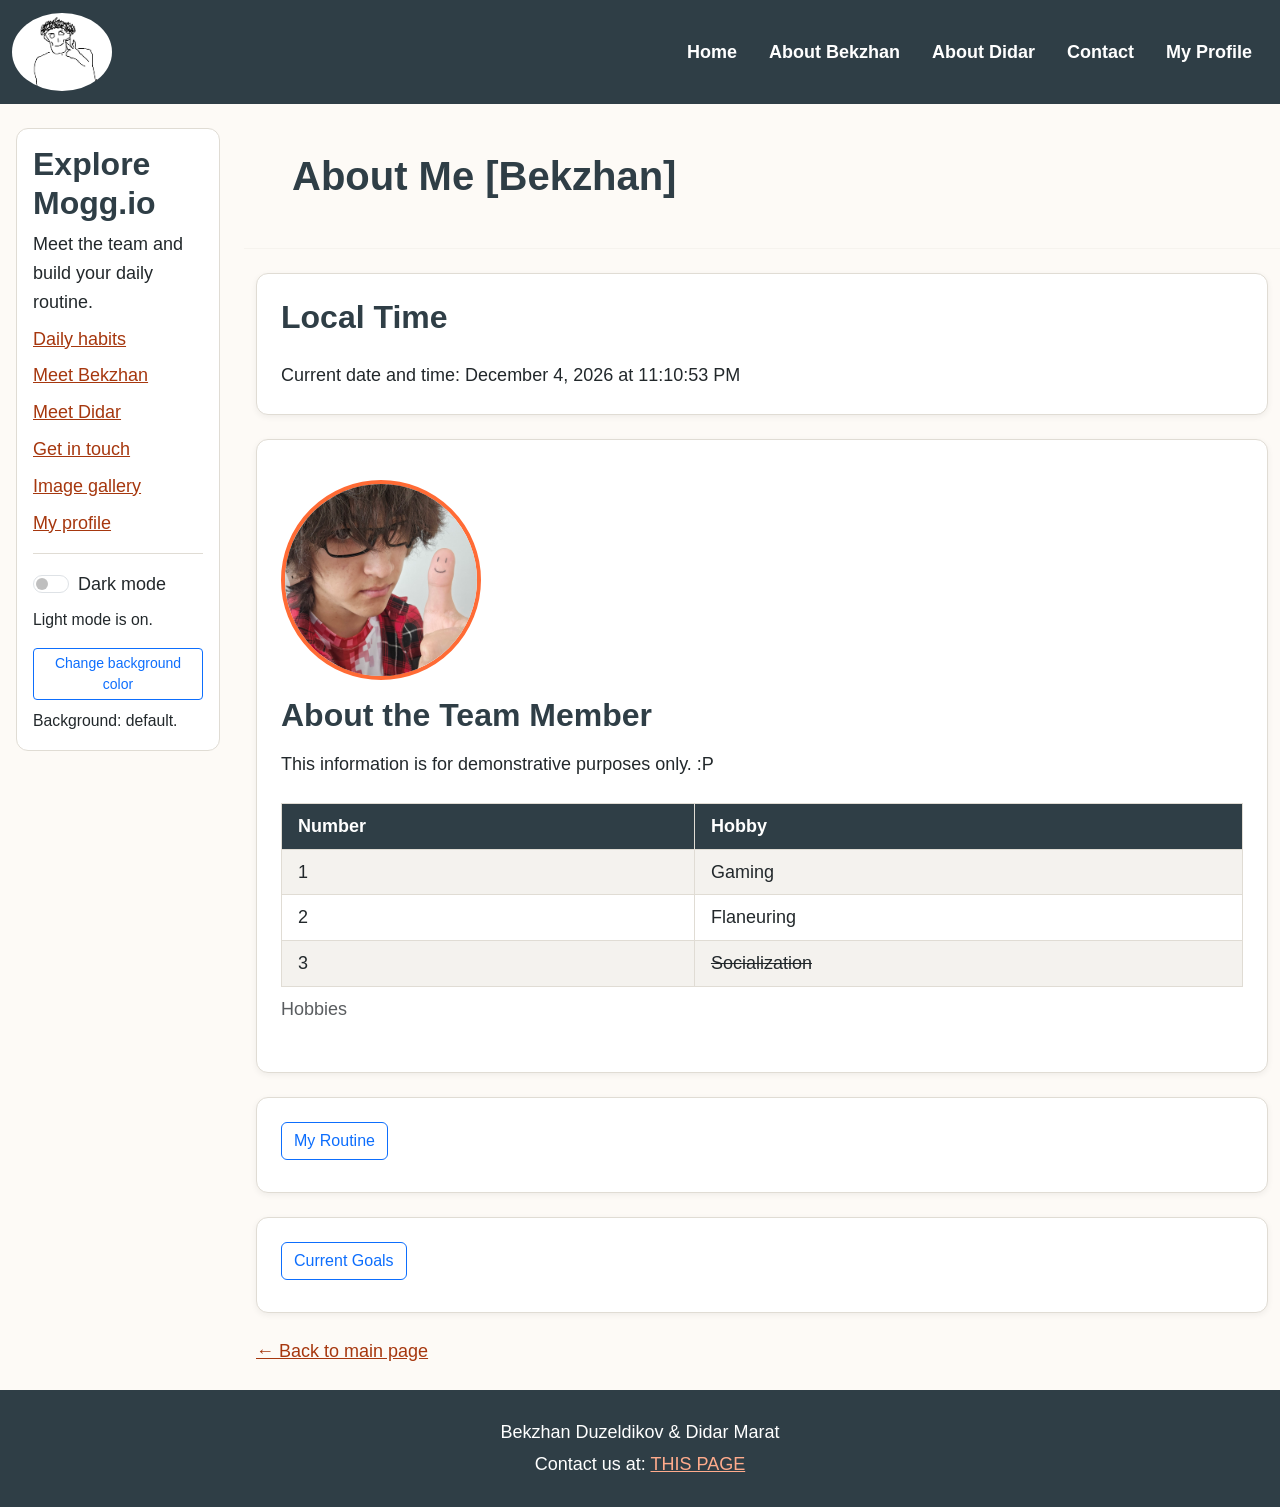
<file: about1.html>
<!DOCTYPE html>
<html lang="en">
<head>
    <meta charset="UTF-8">
    <meta name="viewport" content="width=device-width, initial-scale=1.0">
    <title>Bekzhan D.</title>
    <script src="js/theme.js"></script>
    <link href="https://cdn.jsdelivr.net/npm/bootstrap@5.3.8/dist/css/bootstrap.min.css" rel="stylesheet" integrity="sha384-sRIl4kxILFvY47J16cr9ZwB07vP4J8+LH7qKQnuqkuIAvNWLzeN8tE5YBujZqJLB" crossorigin="anonymous">
    <link rel="stylesheet" href="css/style.css">
</head>

<body class="page-layout m-0 gap-4">

    <header class="site-header">
    <nav class="navbar navbar-expand-lg bg-dark site-nav" data-bs-theme="dark" aria-label="Main navigation">
        <div class="container-fluid">
            <a class="navbar-brand" href="index.html">
                <img src="assets/mogg_face.png" alt="Mogg.io logo">
            </a>
            <button class="navbar-toggler" type="button" data-bs-toggle="collapse" data-bs-target="#mainNavbar" aria-controls="mainNavbar" aria-expanded="false" aria-label="Toggle navigation">
                <span class="navbar-toggler-icon"></span>
            </button>
            <div class="collapse navbar-collapse" id="mainNavbar">
                <div class="navbar-nav ms-auto">
                    <a href="index.html" class="nav-link text-white fw-semibold rounded py-3 px-3 px-lg-3">Home</a>
                    <a href="about1.html" class="nav-link text-white fw-semibold rounded py-3 px-3 px-lg-3 active" aria-current="page">About Bekzhan</a>
                    <a href="about2.html" class="nav-link text-white fw-semibold rounded py-3 px-3 px-lg-3">About Didar</a>
                    <a href="contacts.html" class="nav-link text-white fw-semibold rounded py-3 px-3 px-lg-3">Contact</a>
                    <a href="profile.html" class="nav-link text-white fw-semibold rounded py-3 px-3 px-lg-3">My Profile</a>
                </div>
            </div>
        </div>
    </nav>
    </header>
    <aside class="sidebar ms-3 p-3">
        <h2>Explore Mogg.io</h2>
        <p class="my-2">Meet the team and build your daily routine.</p>
        <nav aria-label="Sidebar navigation" class="gap-2">
            <a href="index.html">Daily habits</a>
            <a href="about1.html">Meet Bekzhan</a>
            <a href="about2.html">Meet Didar</a>
            <a href="contacts.html">Get in touch</a>
            <a href="gallery.html">Image gallery</a>
            <a href="profile.html">My profile</a>
        </nav>
        <div class="theme-settings">
            <div class="form-check form-switch">
                <input class="form-check-input" type="checkbox" role="switch" id="theme-toggle" aria-describedby="theme-status">
                <label class="form-check-label" for="theme-toggle">Dark mode</label>
            </div>
            <p id="theme-status" class="small mt-2 mb-0" role="status">Light mode is on.</p>
            <button id="change-background" type="button" class="btn btn-outline-primary btn-sm w-100 mt-3" aria-describedby="background-status">Change background color</button>
            <p id="background-status" class="small mt-2 mb-0" role="status">Background: default.</p>
        </div>
    </aside>
    <main class="page-main">

    <header id="main-header" class="container pt-3 pt-lg-4 pb-3 px-3 px-lg-5">
        <h1>About Me [Bekzhan]</h1>
    </header>
    <hr class="my-4">
    <div class="container">

    <div class="card p-3 p-lg-4 my-3 my-lg-4">
      <h2>Local Time</h2>
      <p class="mt-3 mb-0">Current date and time: <span id="current-date-time"></span></p>
    </div>

    <div class="card p-3 p-lg-4 my-3 my-lg-4">
      <img class="profile-img circle my-3" src="assets/beka.jpg" alt="Bekzhan">

      <h2>About the Team Member</h2>
      <p class="my-2">This information is for demonstrative purposes only. :P</p>

      <table class="hobby-table my-3">
        <caption>Hobbies</caption>
        <tr>
          <th scope="col" class="py-2 px-3">Number</th>
          <th scope="col" class="py-2 px-3">Hobby</th>
        </tr>
        <tr>
          <td class="py-2 px-3">1</td>
          <td class="py-2 px-3">Gaming</td>
        </tr>
        <tr>
          <td class="py-2 px-3">2</td>
          <td class="py-2 px-3">Flaneuring</td>
        </tr>
        <tr>
          <td class="py-2 px-3">3</td>
          <td class="py-2 px-3"><del>Socialization</del></td>
        </tr>
      </table>
    </div>

    <div class="card p-3 p-lg-4 my-3 my-lg-4">
      <h4><button type="button" class="btn btn-outline-primary section-toggle" aria-expanded="false" aria-controls="routine">My Routine</button></h4>
      <div id="routine" class="collapse">
      <ol>
        <li>Waking up</li>
        <li>Morning routine</li>
        <li>Leisure activities</li>
        <li>Study time</li>
        <li>Leisure activities</li>
        <li>Night routine</li>
        <li>Sleep</li>
      </ol>
      </div>
    </div>

    <div class="card p-3 p-lg-4 my-3 my-lg-4">
      <h4><button type="button" class="btn btn-outline-primary section-toggle" aria-expanded="false" aria-controls="goals">Current Goals</button></h4>
      <div id="goals" class="collapse">
      <ul>
        <li>Get decent at chess</li>
        <li>Competitive programming</li>
      </ul>
      </div>
    </div>

    <a href="index.html">&larr; Back to main page</a>
  </div>
    </main>
    <footer class="mt-0 py-4 px-3 px-lg-5">
        <p class="my-1">Bekzhan Duzeldikov & Didar Marat</p>
        <p class="my-1">Contact us at: <a href="contacts.html">THIS PAGE</a></p>
    </footer>

    <script src="https://cdn.jsdelivr.net/npm/bootstrap@5.3.8/dist/js/bootstrap.bundle.min.js" integrity="sha384-FKyoEForCGlyvwx9Hj09JcYn3nv7wiPVlz7YYwJrWVcXK/BmnVDxM+D2scQbITxI" crossorigin="anonymous"></script>
    <script src="js/contact-and-page-tools.js"></script>
    <script src="js/routine-and-navigation.js"></script>
</body>
</html>
</file>
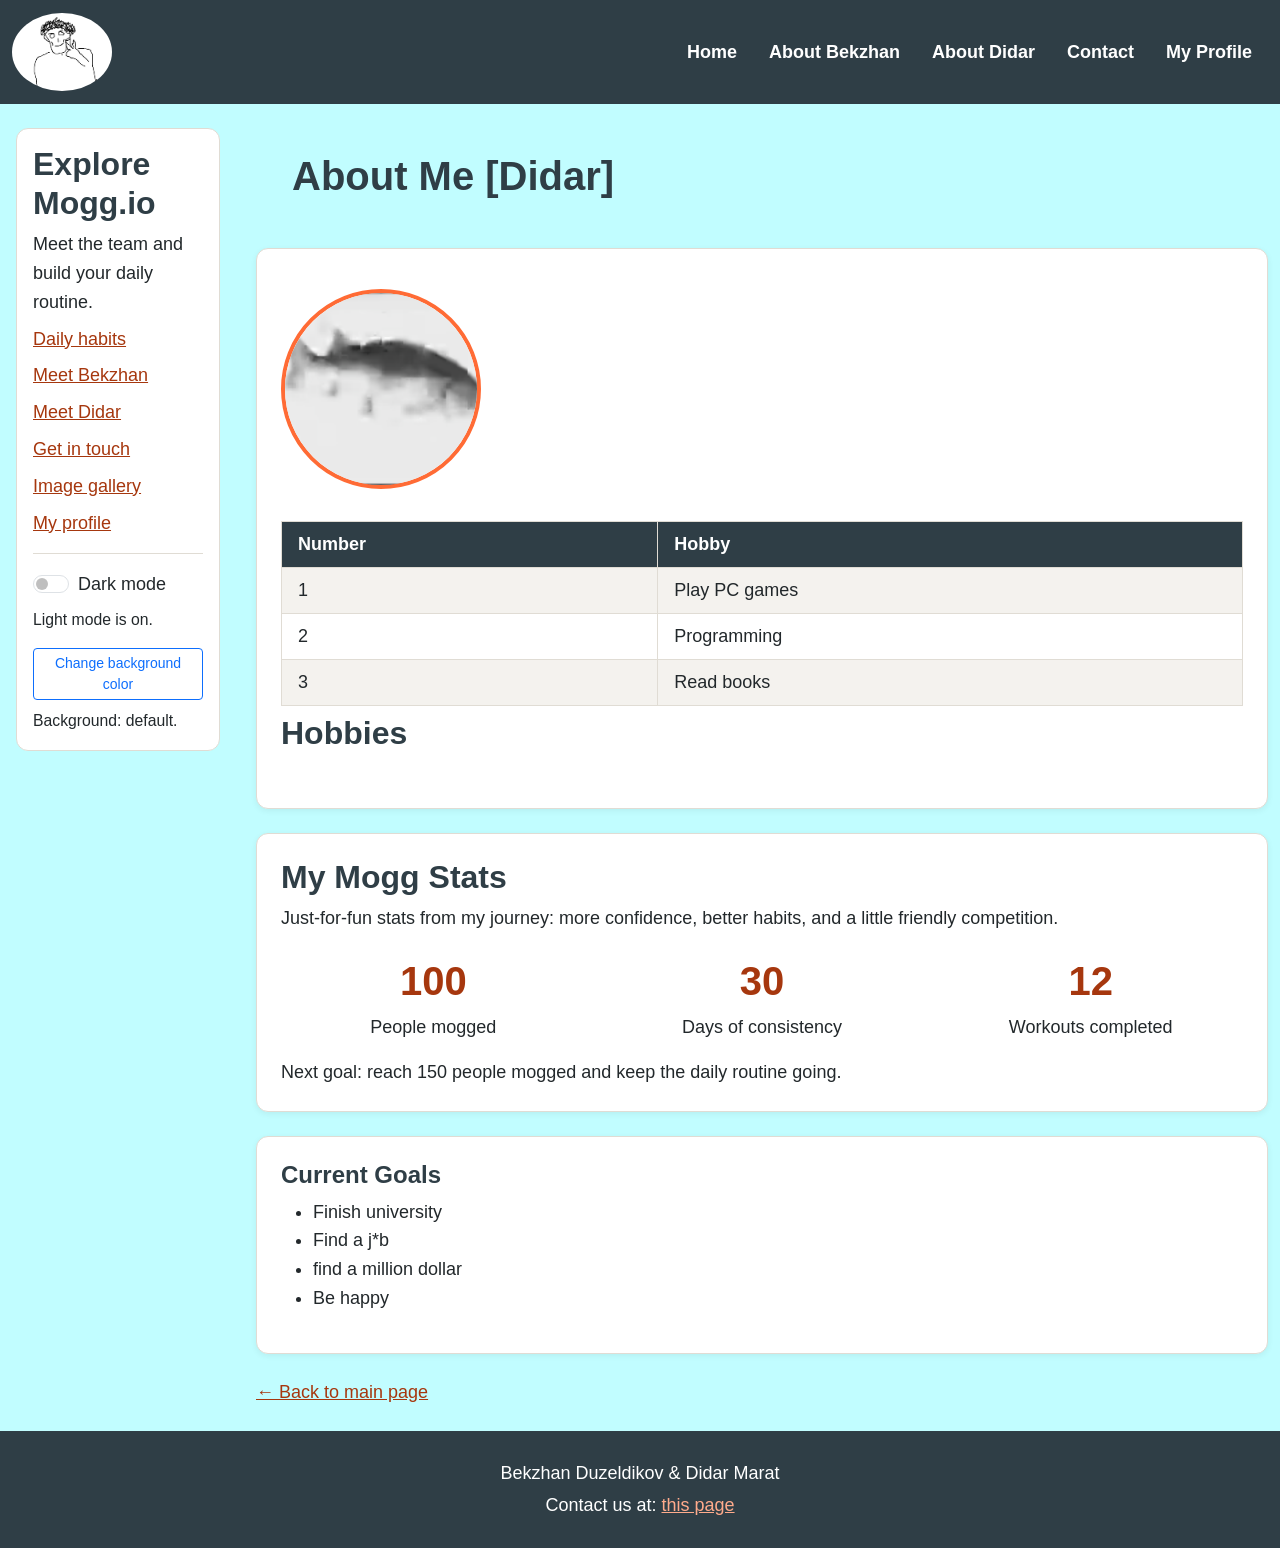
<file: about2.html>
<!DOCTYPE html>
<html lang="en">
<head>
    <meta charset="UTF-8">
    <meta name="viewport" content="width=device-width, initial-scale=1.0">
    <title>Didar M.</title>
    <script src="js/theme.js"></script>
    <link href="https://cdn.jsdelivr.net/npm/bootstrap@5.3.8/dist/css/bootstrap.min.css" rel="stylesheet" integrity="sha384-sRIl4kxILFvY47J16cr9ZwB07vP4J8+LH7qKQnuqkuIAvNWLzeN8tE5YBujZqJLB" crossorigin="anonymous">
    <link rel="stylesheet" href="css/style.css">
</head>
<body class="body page-layout m-0 gap-4">
    <header class="site-header">
    <nav class="navbar navbar-expand-lg bg-dark site-nav" data-bs-theme="dark" aria-label="Main navigation">
        <div class="container-fluid">
            <a class="navbar-brand" href="index.html">
                <img src="assets/mogg_face.png" alt="Mogg.io logo">
            </a>
            <button class="navbar-toggler" type="button" data-bs-toggle="collapse" data-bs-target="#mainNavbar" aria-controls="mainNavbar" aria-expanded="false" aria-label="Toggle navigation">
                <span class="navbar-toggler-icon"></span>
            </button>
            <div class="collapse navbar-collapse" id="mainNavbar">
                <div class="navbar-nav ms-auto">
                    <a href="index.html" class="nav-link text-white fw-semibold rounded py-3 px-3 px-lg-3">Home</a>
                    <a href="about1.html" class="nav-link text-white fw-semibold rounded py-3 px-3 px-lg-3">About Bekzhan</a>
                    <a href="about2.html" class="nav-link text-white fw-semibold rounded py-3 px-3 px-lg-3 active" aria-current="page">About Didar</a>
                    <a href="contacts.html" class="nav-link text-white fw-semibold rounded py-3 px-3 px-lg-3">Contact</a>
                    <a href="profile.html" class="nav-link text-white fw-semibold rounded py-3 px-3 px-lg-3">My Profile</a>
                </div>
            </div>
        </div>
    </nav>
    </header>
    <aside class="sidebar ms-3 p-3">
        <h2>Explore Mogg.io</h2>
        <p class="my-2">Meet the team and build your daily routine.</p>
        <nav aria-label="Sidebar navigation" class="gap-2">
            <a href="index.html">Daily habits</a>
            <a href="about1.html">Meet Bekzhan</a>
            <a href="about2.html">Meet Didar</a>
            <a href="contacts.html">Get in touch</a>
            <a href="gallery.html">Image gallery</a>
            <a href="profile.html">My profile</a>
        </nav>
        <div class="theme-settings">
            <div class="form-check form-switch">
                <input class="form-check-input" type="checkbox" role="switch" id="theme-toggle" aria-describedby="theme-status">
                <label class="form-check-label" for="theme-toggle">Dark mode</label>
            </div>
            <p id="theme-status" class="small mt-2 mb-0" role="status">Light mode is on.</p>
            <button id="change-background" type="button" class="btn btn-outline-primary btn-sm w-100 mt-3" aria-describedby="background-status">Change background color</button>
            <p id="background-status" class="small mt-2 mb-0" role="status">Background: default.</p>
        </div>
    </aside>
    <main class="page-main">
    <header id="main-header" class="container pt-3 pt-lg-4 pb-3 px-3 px-lg-5">
        <h1>About Me [Didar]</h1>
    </header>
<div class="container">

    <div class="card p-3 p-lg-4 my-3 my-lg-4">
      <img class="profile-img circle my-3" src="assets/fish.png" alt="fish">

      <table class="hobby-table my-3">
        <caption><h2>Hobbies</h2></caption>
        <tr>
          <th scope="col" class="py-2 px-3">Number</th>
          <th scope="col" class="py-2 px-3">Hobby</th>
        </tr>
        <tr>
          <td class="py-2 px-3">1</td>
          <td class="py-2 px-3">Play PC games</td>
        </tr>
        <tr>
          <td class="py-2 px-3">2</td>
          <td class="py-2 px-3">Programming</td>
        </tr>
        <tr>
          <td class="py-2 px-3">3</td>
          <td class="py-2 px-3">Read books</td>
        </tr>
      </table>
    </div>

    <section class="card p-3 p-lg-4 my-3 my-lg-4" aria-labelledby="mogg-stats-title">
      <h2 id="mogg-stats-title">My Mogg Stats</h2>
      <p>Just-for-fun stats from my journey: more confidence, better habits, and a little friendly competition.</p>
      <div class="row text-center">
        <p class="col-12 col-sm-4 mb-3">
          <span class="stat-number">100</span>
          <span class="d-block">People mogged</span>
        </p>
        <p class="col-12 col-sm-4 mb-3">
          <span class="stat-number">30</span>
          <span class="d-block">Days of consistency</span>
        </p>
        <p class="col-12 col-sm-4 mb-3">
          <span class="stat-number">12</span>
          <span class="d-block">Workouts completed</span>
        </p>
      </div>
      <p class="mb-0">Next goal: reach 150 people mogged and keep the daily routine going.</p>
    </section>

    <div class="card p-3 p-lg-4 my-3 my-lg-4">
      <h4>Current Goals</h4>
      <ul>
        <li>Finish university</li>
        <li>Find a j*b</li>
        <li>find a million dollar</li>
        <li>Be happy</li>
      </ul>
    </div>

    <a href="index.html">&larr; Back to main page</a>
  </div>
    </main>
    <footer class="mt-0 py-4 px-3 px-lg-5">
    <p class="my-1">Bekzhan Duzeldikov &amp; Didar Marat</p>
    <p class="my-1">Contact us at: <a href="contacts.html">this page</a></p>
  </footer>

  <script src="https://cdn.jsdelivr.net/npm/bootstrap@5.3.8/dist/js/bootstrap.bundle.min.js" integrity="sha384-FKyoEForCGlyvwx9Hj09JcYn3nv7wiPVlz7YYwJrWVcXK/BmnVDxM+D2scQbITxI" crossorigin="anonymous"></script>
  <script src="js/routine-and-navigation.js"></script>
</body>
</html>
</file>
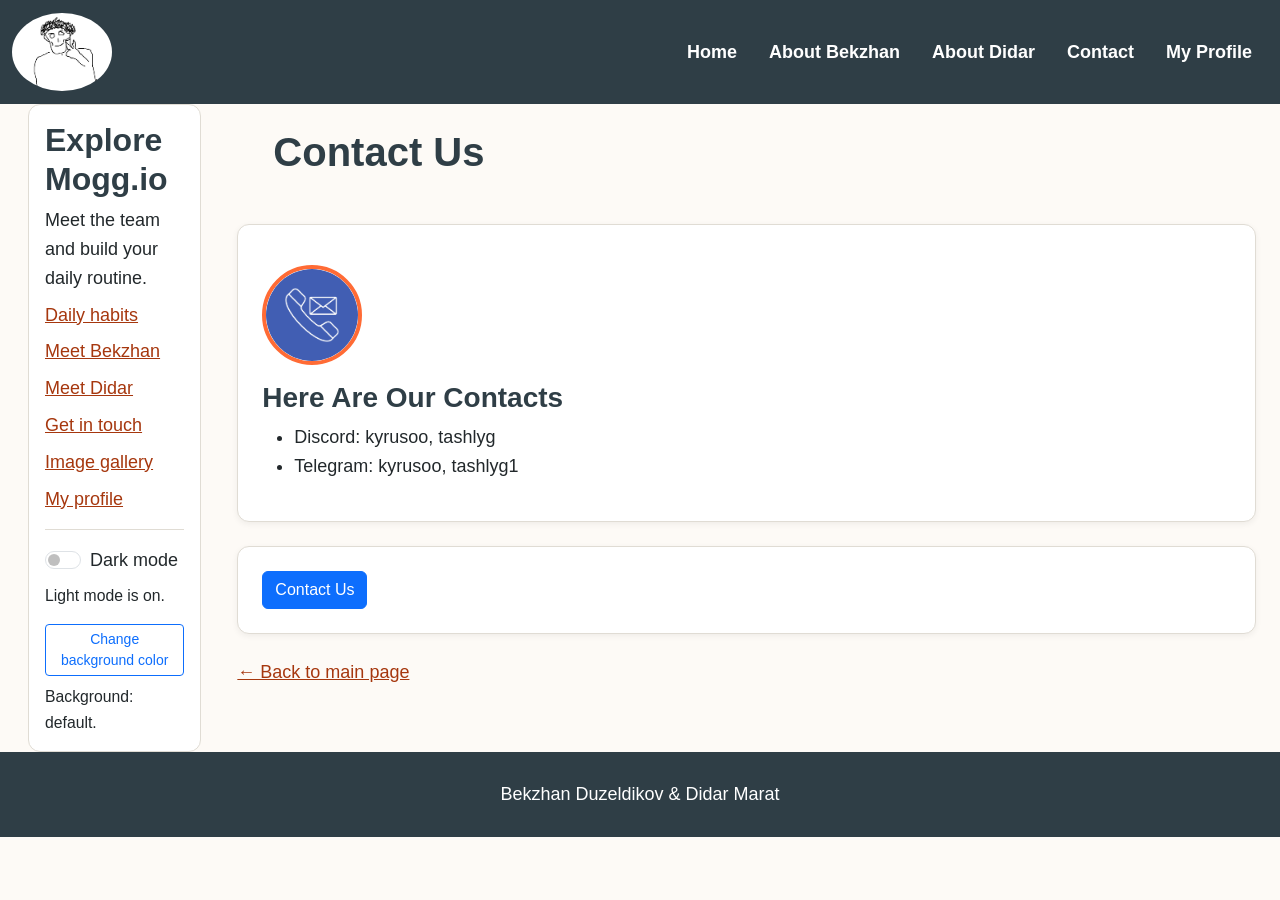
<file: contacts.html>
<!DOCTYPE html>
<html lang="en">
<head>
  <meta charset="UTF-8">
  <meta name="viewport" content="width=device-width, initial-scale=1.0">
  <title>Contact Us</title>
    <script src="js/theme.js"></script>
  <link href="https://cdn.jsdelivr.net/npm/bootstrap@5.3.8/dist/css/bootstrap.min.css" rel="stylesheet" integrity="sha384-sRIl4kxILFvY47J16cr9ZwB07vP4J8+LH7qKQnuqkuIAvNWLzeN8tE5YBujZqJLB" crossorigin="anonymous">
  <link rel="stylesheet" href="css/style.css">
</head>
<body class="m-0">

    <header class="site-header">
    <nav class="navbar navbar-expand-lg bg-dark site-nav" data-bs-theme="dark" aria-label="Main navigation">
        <div class="container-fluid">
            <a class="navbar-brand" href="index.html">
                <img src="assets/mogg_face.png" alt="Mogg.io logo">
            </a>
            <button class="navbar-toggler" type="button" data-bs-toggle="collapse" data-bs-target="#mainNavbar" aria-controls="mainNavbar" aria-expanded="false" aria-label="Toggle navigation">
                <span class="navbar-toggler-icon"></span>
            </button>
            <div class="collapse navbar-collapse" id="mainNavbar">
                <div class="navbar-nav ms-auto">
                    <a href="index.html" class="nav-link text-white fw-semibold rounded py-3 px-3 px-lg-3">Home</a>
                    <a href="about1.html" class="nav-link text-white fw-semibold rounded py-3 px-3 px-lg-3">About Bekzhan</a>
                    <a href="about2.html" class="nav-link text-white fw-semibold rounded py-3 px-3 px-lg-3">About Didar</a>
                    <a href="contacts.html" class="nav-link text-white fw-semibold rounded py-3 px-3 px-lg-3 active" aria-current="page">Contact</a>
                    <a href="profile.html" class="nav-link text-white fw-semibold rounded py-3 px-3 px-lg-3">My Profile</a>
                </div>
            </div>
        </div>
    </nav>
    </header>
    <div class="container-fluid">
    <div class="row">
    <div class="col-12 col-lg-2">
    <aside class="sidebar ms-3 p-3">
        <h2>Explore Mogg.io</h2>
        <p class="my-2">Meet the team and build your daily routine.</p>
        <nav aria-label="Sidebar navigation" class="gap-2">
            <a href="index.html">Daily habits</a>
            <a href="about1.html">Meet Bekzhan</a>
            <a href="about2.html">Meet Didar</a>
            <a href="contacts.html">Get in touch</a>
            <a href="gallery.html">Image gallery</a>
            <a href="profile.html">My profile</a>
        </nav>
        <div class="theme-settings">
            <div class="form-check form-switch">
                <input class="form-check-input" type="checkbox" role="switch" id="theme-toggle" aria-describedby="theme-status">
                <label class="form-check-label" for="theme-toggle">Dark mode</label>
            </div>
            <p id="theme-status" class="small mt-2 mb-0" role="status">Light mode is on.</p>
            <button id="change-background" type="button" class="btn btn-outline-primary btn-sm w-100 mt-3" aria-describedby="background-status">Change background color</button>
            <p id="background-status" class="small mt-2 mb-0" role="status">Background: default.</p>
        </div>
    </aside>
    </div>
    <main class="col-12 col-lg-10">

  <header id="main-header" class="container pt-3 pt-lg-4 pb-3 px-3 px-lg-5">
    <h1>Contact Us</h1>
  </header>

  <div class="container">

    <div class="card p-3 p-lg-4 my-3 my-lg-4">
      <img class="profile-img contact-icon circle my-3" src="assets/contactus.png" alt="Contact us icon">

      <h3>Here Are Our Contacts</h3>
      <ul>
        <li>Discord: kyrusoo, tashlyg</li>
        <li>Telegram: kyrusoo, tashlyg1</li>
      </ul>
    </div>

    <div class="card p-3 p-lg-4 my-3 my-lg-4">
      <button type="button" id="open-contact" class="btn btn-primary align-self-start">Contact Us</button>
    </div>

    <div class="modal fade" id="contact-popup" tabindex="-1" aria-labelledby="contact-popup-title" aria-hidden="true">
      <div class="modal-dialog modal-dialog-centered modal-dialog-scrollable modal-lg">
        <div class="modal-content">
          <div class="modal-header">
            <h2 class="modal-title fs-5" id="contact-popup-title">Contact Us</h2>
            <button type="button" class="btn-close" data-bs-dismiss="modal" aria-label="Close"></button>
          </div>
          <div class="modal-body" id="contact-popup-body">
      <form id="contact-form" class="row g-3" novalidate>
        <p class="col-12 mb-0">All text fields are required. This demo validates your message but does not send it.</p>
        <div class="col-12 col-md-6">
          <label for="name" class="form-label">Name:</label>
          <input type="text" id="name" name="name" placeholder="Name" class="form-control" autocomplete="name" data-validate="name">
        </div>

        <div class="col-12 col-md-6">
          <label for="email" class="form-label">Email:</label>
          <div class="input-group">
            <span class="input-group-text" aria-hidden="true">@</span>
            <input type="text" inputmode="email" id="email" name="email" placeholder="example@mail.com" class="form-control" autocomplete="email" data-validate="email">
          </div>
        </div>

        <div class="col-12">
          <label for="favcolor" class="form-label">Pick a favorite color:</label>
          <input type="color" id="favcolor" name="favcolor" value="#ff6b35" class="form-control form-control-color">
        </div>

        <fieldset class="col-12">
          <legend class="form-label fs-6">Message type:</legend>
          <div class="form-check">
            <input type="radio" id="general" name="message-type" value="general" class="form-check-input" checked>
            <label for="general" class="form-check-label">General question</label>
          </div>
          <div class="form-check">
            <input type="radio" id="feedback" name="message-type" value="feedback" class="form-check-input">
            <label for="feedback" class="form-check-label">Feedback</label>
          </div>
        </fieldset>

        <div class="col-12">
          <label for="message" class="form-label">Message:</label>
          <textarea id="message" name="message" rows="4" placeholder="Write about yourself" class="form-control" data-validate="required"></textarea>
        </div>

        <div class="col-12">
          <div class="form-check">
            <input type="checkbox" id="reply" name="reply" value="yes" class="form-check-input">
            <label for="reply" class="form-check-label">I'd like a reply</label>
          </div>
        </div>

        <div class="col-12 d-grid d-sm-block">
          <button type="submit" class="btn btn-primary btn-lg">Send</button>
        </div>
        <p id="contact-status" class="col-12 mb-0" role="status"></p>
      </form>
          </div>
        </div>
      </div>
    </div>

    <a href="index.html">&larr; Back to main page</a>
  </div>
    </main>
    </div>
    </div>
    <footer class="mt-0 py-4 px-3 px-lg-5">
    <p class="my-1">Bekzhan Duzeldikov &amp; Didar Marat</p>
  </footer>

  <script src="https://cdn.jsdelivr.net/npm/bootstrap@5.3.8/dist/js/bootstrap.bundle.min.js" integrity="sha384-FKyoEForCGlyvwx9Hj09JcYn3nv7wiPVlz7YYwJrWVcXK/BmnVDxM+D2scQbITxI" crossorigin="anonymous"></script>
  <script src="js/validation.js"></script>
  <script src="js/contact-and-page-tools.js"></script>
  <script src="js/routine-and-navigation.js"></script>

</body>
</html>
</file>
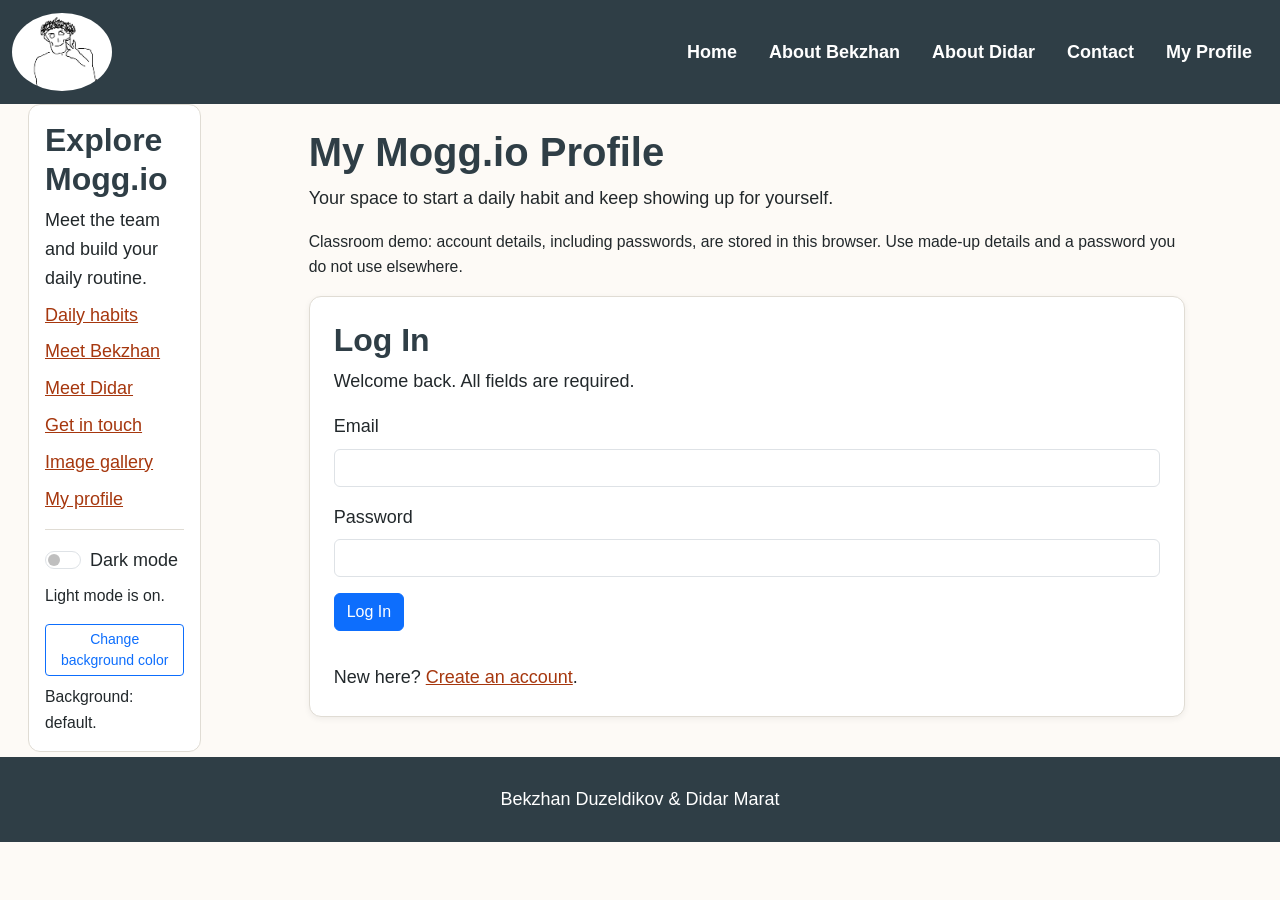
<file: profile.html>
<!DOCTYPE html>
<html lang="en">
<head>
    <meta charset="UTF-8">
    <meta name="viewport" content="width=device-width, initial-scale=1.0">
    <title>My Profile | Mogg.io</title>
    <script src="js/theme.js"></script>
    <link href="https://cdn.jsdelivr.net/npm/bootstrap@5.3.8/dist/css/bootstrap.min.css" rel="stylesheet" integrity="sha384-sRIl4kxILFvY47J16cr9ZwB07vP4J8+LH7qKQnuqkuIAvNWLzeN8tE5YBujZqJLB" crossorigin="anonymous">
    <link rel="stylesheet" href="css/style.css">
</head>
<body class="m-0">
    <header class="site-header">
        <nav class="navbar navbar-expand-lg bg-dark site-nav" data-bs-theme="dark" aria-label="Main navigation">
            <div class="container-fluid">
                <a class="navbar-brand" href="index.html"><img src="assets/mogg_face.png" alt="Mogg.io logo"></a>
                <button class="navbar-toggler" type="button" data-bs-toggle="collapse" data-bs-target="#mainNavbar" aria-controls="mainNavbar" aria-expanded="false" aria-label="Toggle navigation"><span class="navbar-toggler-icon"></span></button>
                <div class="collapse navbar-collapse" id="mainNavbar">
                    <div class="navbar-nav ms-auto">
                        <a href="index.html" class="nav-link text-white fw-semibold rounded py-3 px-3 px-lg-3">Home</a>
                        <a href="about1.html" class="nav-link text-white fw-semibold rounded py-3 px-3 px-lg-3">About Bekzhan</a>
                        <a href="about2.html" class="nav-link text-white fw-semibold rounded py-3 px-3 px-lg-3">About Didar</a>
                        <a href="contacts.html" class="nav-link text-white fw-semibold rounded py-3 px-3 px-lg-3">Contact</a>
                        <a href="profile.html" class="nav-link text-white fw-semibold rounded py-3 px-3 px-lg-3 active" aria-current="page">My Profile</a>
                    </div>
                </div>
            </div>
        </nav>
    </header>
    <div class="container-fluid">
        <div class="row">
            <div class="col-12 col-lg-2">
                <aside class="sidebar ms-3 p-3">
                    <h2>Explore Mogg.io</h2>
                    <p class="my-2">Meet the team and build your daily routine.</p>
                    <nav aria-label="Sidebar navigation" class="gap-2">
                        <a href="index.html">Daily habits</a>
                        <a href="about1.html">Meet Bekzhan</a>
                        <a href="about2.html">Meet Didar</a>
                        <a href="contacts.html">Get in touch</a>
                        <a href="gallery.html">Image gallery</a>
                        <a href="profile.html" aria-current="page">My profile</a>
                    </nav>
        <div class="theme-settings">
            <div class="form-check form-switch">
                <input class="form-check-input" type="checkbox" role="switch" id="theme-toggle" aria-describedby="theme-status">
                <label class="form-check-label" for="theme-toggle">Dark mode</label>
            </div>
            <p id="theme-status" class="small mt-2 mb-0" role="status">Light mode is on.</p>
            <button id="change-background" type="button" class="btn btn-outline-primary btn-sm w-100 mt-3" aria-describedby="background-status">Change background color</button>
            <p id="background-status" class="small mt-2 mb-0" role="status">Background: default.</p>
        </div>
                </aside>
            </div>
            <main id="account-page" class="col-12 col-lg-10">
                <div class="container py-4 account-container">
                    <h1>My Mogg.io Profile</h1>
                    <p>Your space to start a daily habit and keep showing up for yourself.</p>
                    <p class="small">Classroom demo: account details, including passwords, are stored in this browser. Use made-up details and a password you do not use elsewhere.</p>
                    <p id="account-status" class="field-error" role="alert"></p>
                    <noscript><p>Enable JavaScript to sign up, log in, and view your profile.</p></noscript>

                    <section id="login-section" class="card p-3 p-lg-4 my-3" aria-labelledby="login-title">
                        <h2 id="login-title">Log In</h2>
                        <p>Welcome back. All fields are required.</p>
                        <form id="login-form" novalidate>
                            <div class="mb-3">
                                <label for="login-email" class="form-label">Email</label>
                                <input type="text" inputmode="email" autocomplete="username" id="login-email" name="email" class="form-control" data-validate="email">
                            </div>
                            <div class="mb-3">
                                <label for="login-password" class="form-label">Password</label>
                                <input type="password" autocomplete="current-password" id="login-password" name="password" class="form-control" data-validate="password">
                            </div>
                            <button type="submit" class="btn btn-primary">Log In</button>
                            <p id="login-status" class="mt-3 mb-0" role="status"></p>
                        </form>
                        <p class="mt-3 mb-0">New here? <a href="profile.html?view=signup">Create an account</a>.</p>
                    </section>

                    <section id="signup-section" class="card p-3 p-lg-4 my-3" aria-labelledby="signup-title" hidden>
                        <h2 id="signup-title">Sign Up</h2>
                        <p>Create your demo account. All fields are required.</p>
                        <form id="signup-form" class="row g-3" novalidate>
                            <div class="col-12 col-md-6">
                                <label for="signup-name" class="form-label">Name</label>
                                <input type="text" autocomplete="name" id="signup-name" name="name" class="form-control" data-validate="name">
                            </div>
                            <div class="col-12 col-md-6">
                                <label for="signup-email" class="form-label">Email</label>
                                <input type="text" inputmode="email" autocomplete="email" id="signup-email" name="email" class="form-control" data-validate="email">
                            </div>
                            <div class="col-12">
                                <label for="signup-phone" class="form-label">Phone number</label>
                                <input type="tel" autocomplete="tel" id="signup-phone" name="phone" class="form-control" placeholder="+7 700 123 4567" data-validate="phone" aria-describedby="signup-phone-help">
                                <p id="signup-phone-help" class="small mt-1 mb-0">10–15 digits; spaces, parentheses, hyphens and a leading + are allowed.</p>
                            </div>
                            <div class="col-12 col-md-6">
                                <label for="signup-password" class="form-label">Password</label>
                                <input type="password" autocomplete="new-password" id="signup-password" name="password" class="form-control" data-validate="password" aria-describedby="signup-password-help">
                                <p id="signup-password-help" class="small mt-1 mb-0">8–32 characters: uppercase, lowercase, a number and a symbol. No spaces.</p>
                            </div>
                            <div class="col-12 col-md-6">
                                <label for="signup-confirm" class="form-label">Confirm password</label>
                                <input type="password" autocomplete="new-password" id="signup-confirm" name="confirm-password" class="form-control" data-validate="confirm" data-confirm-for="signup-password">
                            </div>
                            <div class="col-12"><button type="submit" class="btn btn-primary">Sign Up</button></div>
                            <p id="signup-status" class="col-12 mb-0" role="status"></p>
                        </form>
                        <p class="mt-3 mb-0">Already registered? <a href="profile.html?view=login">Log in</a>.</p>
                    </section>

                    <section id="profile-section" class="card p-3 p-lg-4 my-3" aria-labelledby="profile-title" hidden>
                        <img src="assets/mogg_face.png" class="profile-img circle align-self-start mb-3" width="120" height="120" alt="Mogg.io mascot">
                        <h2 id="profile-title">Welcome to your profile</h2>
                        <dl class="profile-details">
                            <dt>Name</dt><dd id="profile-name"></dd>
                            <dt>Email</dt><dd id="profile-email"></dd>
                            <dt>Phone</dt><dd id="profile-phone"></dd>
                        </dl>
                        <p>Ready for a small win today? Find a habit or complete your daily challenge.</p>
                        <div class="d-flex flex-wrap gap-2">
                            <a href="index.html#habit-search-title" class="btn btn-primary">Find a habit</a>
                            <a href="index.html#daily-challenge" class="btn btn-outline-primary">Daily challenge</a>
                            <button type="button" id="logout" class="btn btn-secondary">Log Out</button>
                        </div>
                    </section>
                </div>
            </main>
        </div>
    </div>
    <footer class="mt-0 py-4 px-3 px-lg-5"><p class="my-1">Bekzhan Duzeldikov &amp; Didar Marat</p></footer>
    <script src="https://cdn.jsdelivr.net/npm/bootstrap@5.3.8/dist/js/bootstrap.bundle.min.js" integrity="sha384-FKyoEForCGlyvwx9Hj09JcYn3nv7wiPVlz7YYwJrWVcXK/BmnVDxM+D2scQbITxI" crossorigin="anonymous"></script>
    <script src="js/validation.js"></script>
    <script src="js/auth.js"></script>
    <script src="js/routine-and-navigation.js"></script>
</body>
</html>
</file>
<file: css/style.css>
:root {
  --color-bg: #fdfaf6;
  --color-primary: #2f3e46;
  --color-accent: #ff6b35;
  --color-link: #a6370e;
  --color-card: #ffffff;
  --color-text: #22282b;
  --color-border: #e0dcd4;
  --color-bg-japas: #c1fdff;
  --color-solid: #2f3e46;
  --color-error: #a32121;
  --color-stripe: #f4f2ee;
  --color-success-bg: #e2f0cb;
  --color-success-border: #48752b;
  --color-hover: #ffe4d6;
  --color-star: #687078;
  --color-focus-ring: #ffffff;
  color-scheme: light;
}

:root[data-bs-theme="dark"] {
  --color-bg: #14191d;
  --color-primary: #e7eff3;
  --color-accent: #ffab8c;
  --color-link: #ffab8c;
  --color-card: #20282e;
  --color-text: #e7e9eb;
  --color-border: #49565f;
  --color-bg-japas: #132b30;
  --color-solid: #283840;
  --color-error: #ff9e9e;
  --color-stripe: #29333b;
  --color-success-bg: #263d2d;
  --color-success-border: #90ba75;
  --color-hover: #4d3025;
  --color-star: #aeb7bf;
  --color-focus-ring: #14191d;
  color-scheme: dark;
}

/* Shared background choices, with darker shades for dark mode. */
:root[data-background="aqua"] { --color-bg: #c1fdff; }
:root[data-background="peach"] { --color-bg: #ffe4d6; }
:root[data-background="sage"] { --color-bg: #e2f0cb; }
:root[data-bs-theme="dark"][data-background="aqua"] { --color-bg: #132b30; }
:root[data-bs-theme="dark"][data-background="peach"] { --color-bg: #33241e; }
:root[data-bs-theme="dark"][data-background="sage"] { --color-bg: #223020; }

:root[data-background] {
  --color-bg-japas: var(--color-bg);
}

.theme-settings {
  margin-top: 1rem;
  padding-top: 1rem;
  border-top: 1px solid var(--color-border);
}

.theme-settings label,
.theme-settings input {
  cursor: pointer;
}

:root[data-bs-theme="dark"] .btn-outline-primary {
  --bs-btn-color: #9ec5fe;
  --bs-btn-border-color: #9ec5fe;
  --bs-btn-hover-color: #14191d;
  --bs-btn-hover-bg: #9ec5fe;
  --bs-btn-hover-border-color: #9ec5fe;
  --bs-btn-active-color: #14191d;
  --bs-btn-active-bg: #9ec5fe;
  --bs-btn-active-border-color: #9ec5fe;
  --bs-btn-disabled-color: #9ec5fe;
  --bs-btn-disabled-border-color: #9ec5fe;
}

:root[data-bs-theme="dark"] .carousel-dark .carousel-control-prev-icon,
:root[data-bs-theme="dark"] .carousel-dark .carousel-control-next-icon {
  filter: none;
}

:root[data-bs-theme="dark"] .carousel-dark .carousel-indicators [data-bs-target] {
  background-color: #fff;
}

/* Keep gallery arrows visible over the dark product photographs in either mode. */
#looksmaxxingCarousel .carousel-control-prev-icon,
#looksmaxxingCarousel .carousel-control-next-icon {
  filter: none;
  background-color: rgba(0, 0, 0, 0.7);
  background-size: 65%;
  border-radius: 50%;
}

/* Final project 5: inline validation and the account page. */
[hidden] {
  display: none !important;
}

.field-error {
  color: var(--color-error);
  font-size: 0.9em;
  margin: 0.35rem 0 0;
}

.field-error:empty {
  display: none;
}

.account-container {
  max-width: 900px;
}

.profile-details dd {
  overflow-wrap: anywhere;
}

body {
  font-family: 'Segoe UI', Verdana, sans-serif;
  background-color: var(--color-bg);
  color: var(--color-text);
  line-height: 1.6;
}

.body {
  font-family: 'Segoe UI', Verdana, sans-serif;
  background-color: var(--color-bg-japas);
  color: var(--color-text);
  line-height: 1.6;
}

h1, h2, h3, h4 {
  color: var(--color-primary);
  font-weight: 700;
}

hr {
  border: none;
  border-top: 1px solid var(--color-border);
}

a {
  color: var(--color-link);
  text-decoration: underline;
}

a:hover {
  text-decoration: underline;
  color: var(--color-primary);
}

table {
  width: 100%;
  border-collapse: collapse;
}

th, td {
  border: 1px solid var(--color-border);
  text-align: left;
}

th {
  background-color: var(--color-solid);
  color: #fff;
}

.site-nav {
  --bs-dark-rgb: 47, 62, 70;
}

.card {
  color: var(--color-text);
  background-color: var(--color-card);
  border: 1px solid var(--color-border);
  border-radius: 12px;
  box-shadow: 0 2px 6px rgba(0, 0, 0, 0.06);
}

.card-row .card {
  min-width: 0;
  transition: transform 0.2s ease, box-shadow 0.2s ease;
}

.card-row img {
  width: 100%;
  height: 160px;
  object-fit: contain;
}

.card-row .card:hover {
  transform: translateY(-5px);
  box-shadow: 0 8px 20px rgba(0, 0, 0, 0.15);
}


.profile-img {
  width: 200px;
  height: 200px;
  object-fit: cover;
  border: 4px solid var(--color-accent);
}

.profile-img.circle {
  border-radius: 50%;
}

.profile-img.contact-icon {
  width: 100px;
  height: 100px;
}

.hobby-table tr:nth-child(even) {
  background-color: var(--color-stripe);
}

footer {
  background-color: var(--color-solid);
  color: #fff;
  text-align: center;
  grid-area: footer;
}

/*Descendant selectors*/
.site-nav .nav-link {
  transition: background 0.2s ease;
}

.site-nav .nav-link:hover,
.site-nav .nav-link:focus-visible {
  background-color: #a6370e;
  color: #fff;
  text-decoration: none;
}

.site-nav img {
  width: 100px;
  border-radius: 50%;
}

.hobby-table td {
  color: var(--color-text);
}

footer a {
  color: #ffab8c;
}

footer a:hover,
footer a:focus-visible {
  color: #fff;
}

:is(a, button, input, textarea, select):focus-visible {
  outline: 2px solid var(--color-text);
  outline-offset: 2px;
  box-shadow: 0 0 0 4px var(--color-focus-ring);
}

* { box-sizing: border-box; }

.page-layout {
  display: grid;
  grid-template-columns: 220px minmax(0, 1fr);
  grid-template-rows: auto 1fr auto;
  grid-template-areas:
    "header header"
    "sidebar main"
    "footer footer";
  min-height: 100vh;
}

.site-header { grid-area: header; }
.sidebar { grid-area: sidebar; }
.page-main { grid-area: main; min-width: 0; }

@media (max-width: 991px) {
  .page-layout {
    grid-template-columns: minmax(0, 1fr);
    grid-template-rows: auto auto 1fr auto;
    grid-template-areas: "header" "sidebar" "main" "footer";
  }

  .page-layout .sidebar {
    margin-right: 1rem;
  }
}


.sidebar {
  align-self: start;
  background-color: var(--color-card);
  border: 1px solid var(--color-border);
  border-radius: 12px;
}

.sidebar nav {
  display: flex;
  flex-direction: column;
}

.gallery {
  display: grid;
  grid-template-columns: repeat(3, minmax(0, 1fr));
  grid-auto-rows: 220px;
}

.gallery figure {
  position: relative;
  overflow: hidden;
  background-color: var(--color-card);
  border-radius: 12px;
}

.gallery img {
  display: block;
  width: 100%;
  height: 100%;
  object-fit: contain;
}

.gallery figcaption {
  position: absolute;
  bottom: 0;
  width: 100%;
  background-color: rgba(47, 62, 70, 0.9);
  color: #fff;
  opacity: 0;
  transition: opacity 0.2s ease;
}

.gallery figure:hover figcaption,
.gallery figure:focus figcaption {
  opacity: 1;
}

.gallery figure:focus-visible {
  outline: 3px solid var(--color-accent);
  outline-offset: 3px;
}

/* Assignment 5, task 1 */
.extra-content {
  display: none;
}

.rating-stars button {
  background: transparent;
  border: 0;
  color: var(--color-star);
  font-size: 2rem;
  padding: 0.25rem;
  cursor: pointer;
}

/* Assignment 5, task 3: the button adds or removes is-complete. */
.routine-demo {
  transition: transform 0.3s ease, background-color 0.3s ease;
}

.routine-demo.is-complete {
  background-color: var(--color-success-bg);
  transform: translateY(-6px);
}

@media (prefers-reduced-motion: reduce) {
  .routine-demo {
    transition: none;
  }

  .routine-demo.is-complete {
    transform: none;
  }
}

/* Assignment 5, task 5: challenge state stays in CSS, behavior in daily-challenge.js. */
.challenge-options {
  display: grid;
  grid-template-columns: repeat(3, minmax(0, 1fr));
  gap: 1rem;
}

.challenge-option {
  display: flex;
  flex-wrap: wrap;
  align-items: center;
  gap: 0.75rem;
  padding: 1rem;
  border: 2px solid var(--color-border);
  border-radius: 12px;
  cursor: pointer;
  transition: border-color 0.2s ease, background-color 0.2s ease;
}

.challenge-option > span {
  flex-basis: 100%;
}

.challenge-option input {
  width: 1.25rem;
  height: 1.25rem;
  accent-color: var(--color-link);
}

.challenge-option img {
  object-fit: contain;
}

.challenge-option:hover,
.challenge-option:focus-within,
.challenge-option.is-suggested {
  border-color: var(--color-link);
}

.challenge-option.is-checked {
  background-color: var(--color-success-bg);
  border-color: var(--color-success-border);
}

.challenge-progress {
  width: 100%;
  height: 1.25rem;
  accent-color: var(--color-success-border);
}

.challenge-badge {
  padding: 0.35rem 0.75rem;
  border-radius: 999px;
  background-color: var(--color-solid);
  color: #fff;
  font-weight: 600;
}

.challenge-board.is-complete .challenge-badge {
  background-color: #48752b;
  animation: challenge-celebrate 0.45s ease;
}

@keyframes challenge-celebrate {
  50% { transform: scale(1.08); }
}

@media (max-width: 767px) {
  .challenge-options {
    grid-template-columns: 1fr;
  }
}

@media (prefers-reduced-motion: reduce) {
  .challenge-option {
    transition: none;
  }

  .challenge-board.is-complete .challenge-badge {
    animation: none;
  }
}

/* Assignment 6, task 1 */
#no-habits {
  display: none;
}

/* Assignment 6, task 2 */
.habit-search-box {
  position: relative;
}

#habit-suggestions {
  display: none;
  position: absolute;
  top: 100%;
  left: 0;
  right: 0;
  z-index: 10;
  background: var(--color-card);
  border: 1px solid var(--color-border);
  border-radius: 8px;
  box-shadow: 0 4px 10px rgba(0, 0, 0, 0.1);
}

#habit-suggestions button {
  width: 100%;
  padding: 0.5rem 1rem;
  border: 0;
  background: transparent;
  color: var(--color-text);
  text-align: left;
}

#habit-suggestions button:hover,
#habit-suggestions button:focus-visible {
  background: var(--color-hover);
}

/* Assignment 6, task 3 */
.search-match {
  background-color: #ffe082;
  color: #22282b;
  padding: 0;
}

/* Assignment 6, task 4 */
#scroll-progress {
  position: fixed;
  top: 0;
  left: 0;
  width: 100%;
  height: 8px;
  z-index: 1100;
  background-color: var(--color-border);
}

#scroll-progress-fill {
  width: 0;
  height: 100%;
  border-radius: 0 4px 4px 0;
  background: linear-gradient(90deg, #a6370e, #ff6b35, #ffc857);
}

/* Assignment 6, task 5 */
.stat-number {
  color: var(--color-link);
  font-size: 2.5rem;
  font-weight: 700;
  font-variant-numeric: tabular-nums;
}

/* Assignment 6, task 7 */
#notification-region {
  position: fixed;
  right: 1rem;
  bottom: 1rem;
  width: min(24rem, calc(100% - 2rem));
  z-index: 1080;
  pointer-events: none;
}

#action-notification {
  display: none;
  padding: 1rem 1.25rem;
  border-left: 5px solid var(--color-accent);
  border-radius: 8px;
  background-color: var(--color-solid);
  color: #fff;
  box-shadow: 0 4px 16px rgba(0, 0, 0, 0.2);
}

/* Assignment 6, task 8 */
.copy-action {
  position: relative;
  display: inline-block;
}

.copy-tooltip {
  position: absolute;
  top: calc(100% + 0.5rem);
  left: 0;
  z-index: 20;
  width: 14rem;
  max-width: calc(100vw - 6rem);
  padding: 0.5rem 0.75rem;
  border-radius: 6px;
  background-color: var(--color-solid);
  color: #fff;
  font-size: 0.875rem;
  pointer-events: none;
}

.clipboard-input {
  position: fixed;
  top: 0;
  left: -9999px;
}

/* Assignment 6, task 9: existing image sizes reserve space while loading. */
.lazy-image {
  opacity: 0;
  transition: opacity 0.3s ease;
}

.lazy-image.is-loaded {
  opacity: 1;
}

@media (prefers-reduced-motion: reduce) {
  .lazy-image {
    transition: none;
  }
}

/* Mobile */
@media screen {
  body,
  button {
    font-size: 14px;
  }
}

/* Tablet */
@media screen and (min-width: 768px) {
  body,
  button {
    font-size: 16px;
  }
}

/* Desktop */
@media screen and (min-width: 1024px) {
  body,
  button {
    font-size: 18px;
  }
}
</file>
